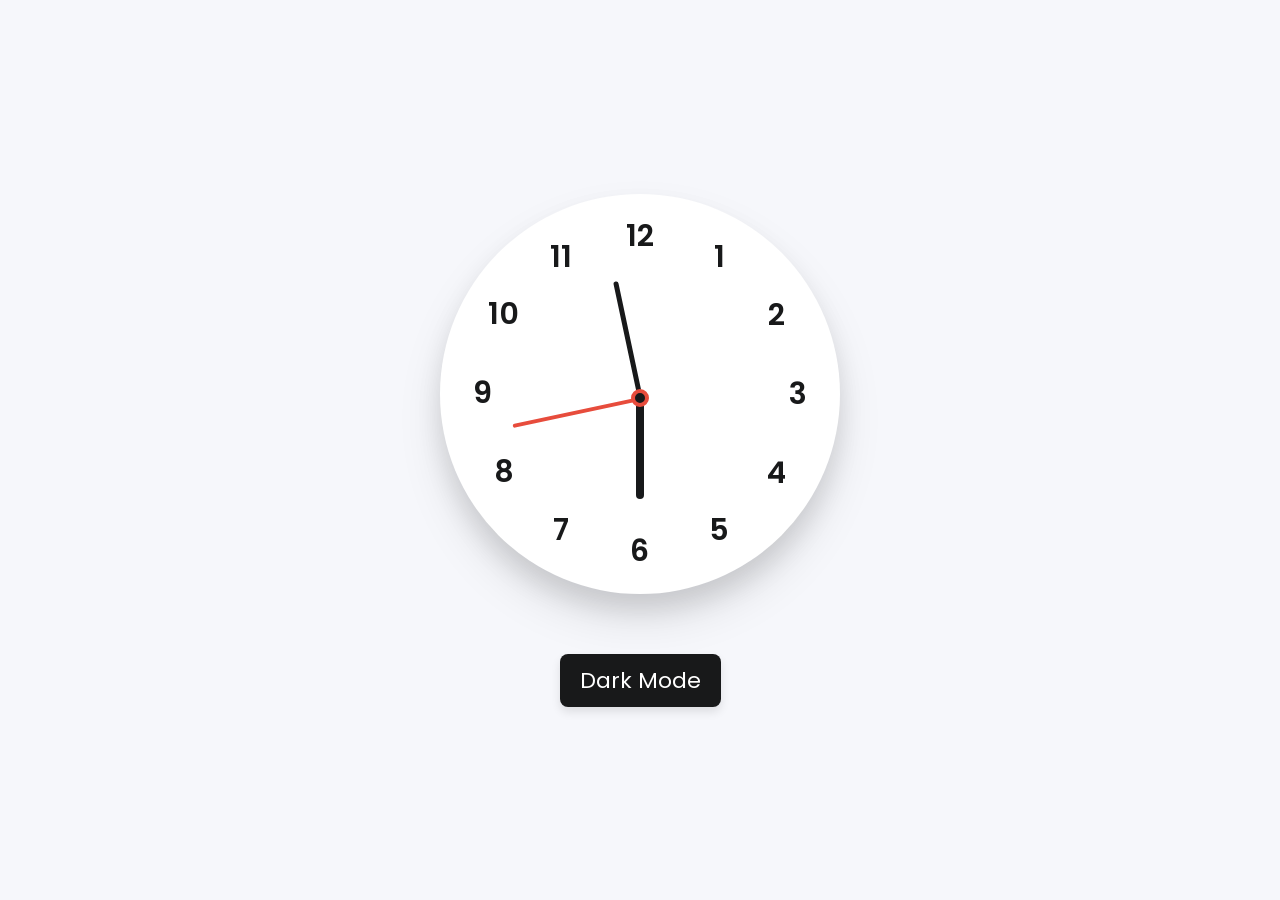
<file: Analog Clock/index.html>
<!DOCTYPE html>
<!-- Coding By CodingNepal - codingnepalweb.com -->
<html lang="en">
  <head>
    <meta charset="UTF-8" />
    <meta http-equiv="X-UA-Compatible" content="IE=edge" />
    <meta name="viewport" content="width=device-width, initial-scale=1.0" />
    <title>Analog Clock JavaScript</title>
    <link rel="stylesheet" href="style.css" />
    <script src="script.js" defer></script>
  </head>
  <body>
    <div class="container">
      <div class="clock">
        <label style="--i: 1"><span>1</span></label>
        <label style="--i: 2"><span>2</span></label>
        <label style="--i: 3"><span>3</span></label>
        <label style="--i: 4"><span>4</span></label>
        <label style="--i: 5"><span>5</span></label>
        <label style="--i: 6"><span>6</span></label>
        <label style="--i: 7"><span>7</span></label>
        <label style="--i: 8"><span>8</span></label>
        <label style="--i: 9"><span>9</span></label>
        <label style="--i: 10"><span>10</span></label>
        <label style="--i: 11"><span>11</span></label>
        <label style="--i: 12"><span>12</span></label>

        <div class="indicator">
          <span class="hand hour"></span>
          <span class="hand minute"></span>
          <span class="hand second"></span>
        </div>
      </div>

      <div class="mode-switch">Dark Mode</div>
    </div>
  </body>
</html>
</file>
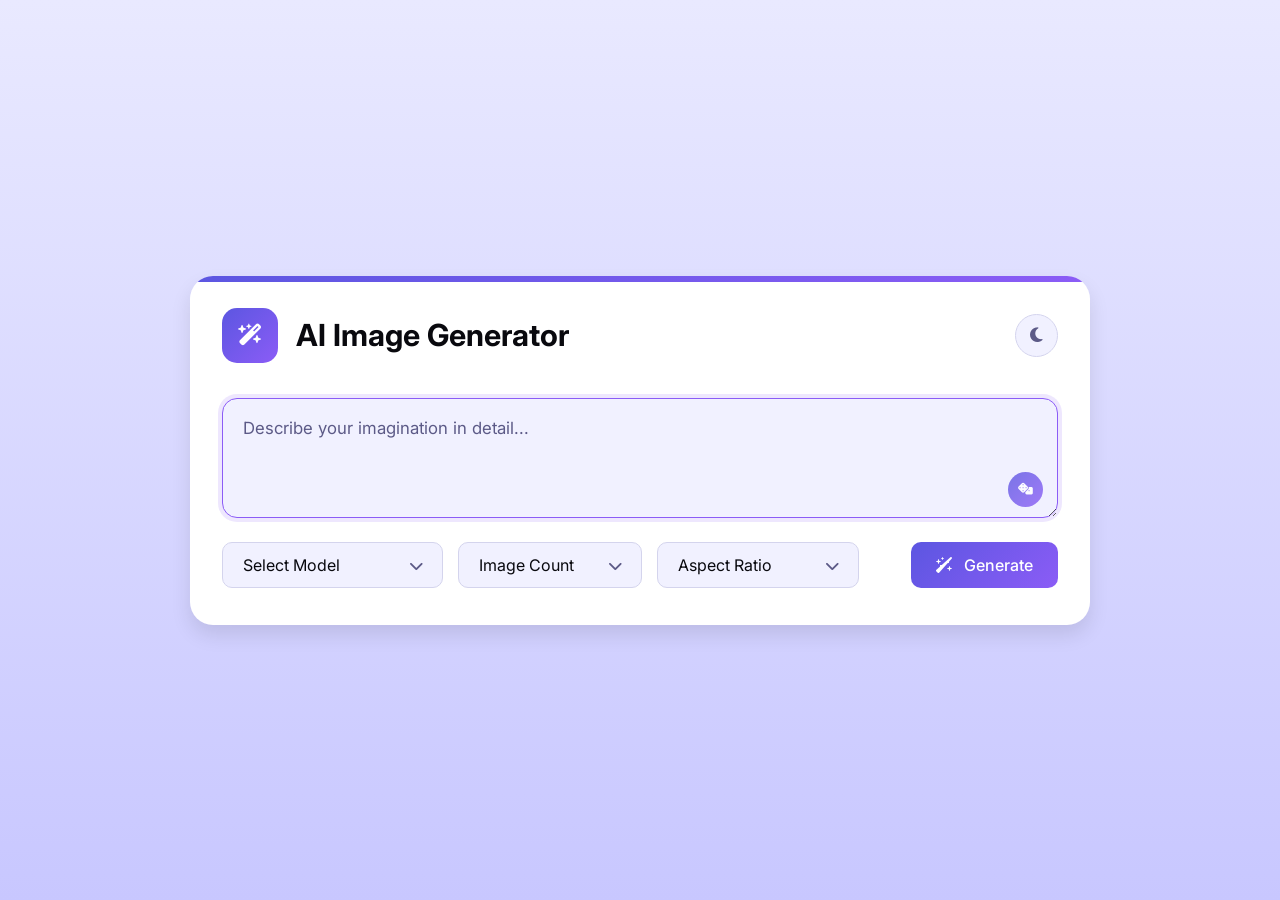
<file: Build AI Image Generator/index.html>
<!DOCTYPE html>
<!-- Coding By CodingNepal - youtube.com/@codingnepal -->
<html lang="en">
  <head>
    <meta charset="UTF-8" />
    <meta name="viewport" content="width=device-width, initial-scale=1.0" />
    <title>AI Image Generator | CodingNepal</title>
    <!-- Font Awesome for icons -->
    <link rel="stylesheet" href="https://cdnjs.cloudflare.com/ajax/libs/font-awesome/6.4.0/css/all.min.css" />
    <link rel="stylesheet" href="style.css" />
  </head>
  <body>
    <div class="container">
      <!-- Header -->
      <header class="header">
        <div class="logo-wrapper">
          <div class="logo">
            <i class="fa-solid fa-wand-magic-sparkles"></i>
          </div>
          <h1>AI Image Generator</h1>
        </div>

        <button class="theme-toggle">
          <i class="fa-solid fa-moon"></i>
        </button>
      </header>

      <div class="main-content">
        <form action="#" class="prompt-form">
          <!-- Prompt Textarea Container -->
          <div class="prompt-container">
            <textarea class="prompt-input" placeholder="Describe your imagination in detail..." spellcheck="false" autofocus required></textarea>
            <button type="button" class="prompt-btn" title="Get Random Prompt">
              <i class="fa-solid fa-dice"></i>
            </button>
          </div>

          <!-- Prompt Actions / Buttons -->
          <div class="prompt-actions">
            <div class="select-wrapper">
              <select class="custom-select" id="model-select" required>
                <option value="" selected disabled>Select Model</option>
                <option value="black-forest-labs/FLUX.1-dev">FLUX.1-dev</option>
                <option value="black-forest-labs/FLUX.1-schnell">FLUX.1-schnell</option>
                <option value="stabilityai/stable-diffusion-xl-base-1.0">Stable Diffusion XL</option>
                <option value="runwayml/stable-diffusion-v1-5">Stable Diffusion v1.5</option>
                <option value="stabilityai/stable-diffusion-3-medium-diffusers">Stable Diffusion 3</option>
              </select>
            </div>

            <div class="select-wrapper">
              <select class="custom-select" id="count-select" required>
                <option value="" selected disabled>Image Count</option>
                <option value="1">1 Image</option>
                <option value="2">2 Images</option>
                <option value="3">3 Images</option>
                <option value="4">4 Images</option>
              </select>
            </div>

            <div class="select-wrapper">
              <select class="custom-select" id="ratio-select" required>
                <option value="" selected disabled>Aspect Ratio</option>
                <option value="1/1">Square (1:1)</option>
                <option value="16/9">Landscape (16:9)</option>
                <option value="9/16">Portrait (9:16)</option>
              </select>
            </div>

            <button type="submit" class="generate-btn">
              <i class="fa-solid fa-wand-sparkles"></i>
              Generate
            </button>
          </div>
        </form>

        <!-- Result Gallery Grid -->
        <div class="gallery-grid"></div>
      </div>
    </div>

    <script src="script.js"></script>
  </body>
</html>
</file>
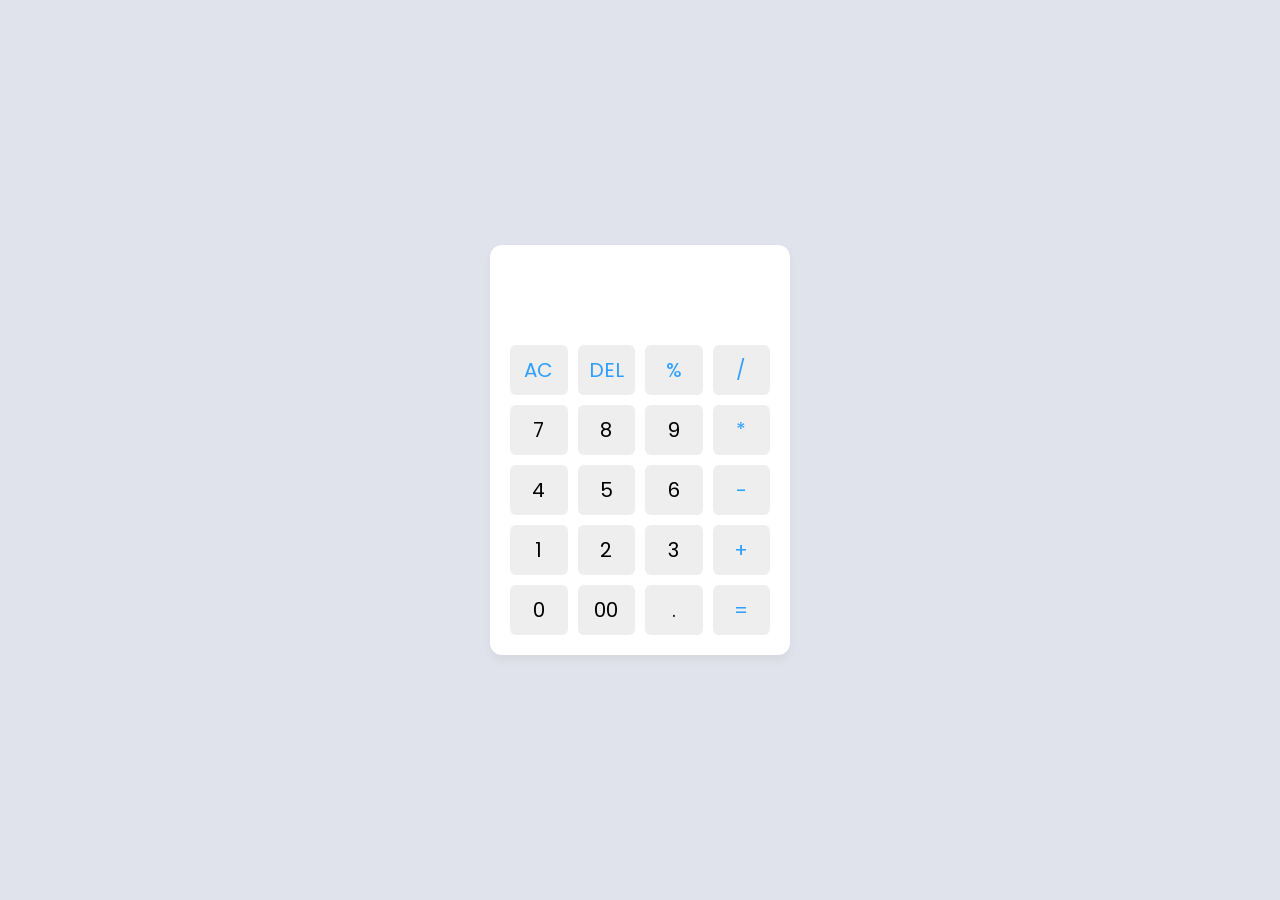
<file: Calculator/index.html>
<!DOCTYPE html>
<!-- Coding By CodingNepal - codingnepalweb.com -->
<html lang="en">
  <head>
    <meta charset="UTF-8" />
    <meta http-equiv="X-UA-Compatible" content="IE=edge" />
    <meta name="viewport" content="width=device-width, initial-scale=1.0" />
    <title>Calculator in HTML CSS & JavaScript</title>
    <link rel="stylesheet" href="style.css" />
  </head>
  <body>
    <div class="container">
      <input type="text" class="display" />

      <div class="buttons">
        <button class="operator" data-value="AC">AC</button>
        <button class="operator" data-value="DEL">DEL</button>
        <button class="operator" data-value="%">%</button>
        <button class="operator" data-value="/">/</button>

        <button data-value="7">7</button>
        <button data-value="8">8</button>
        <button data-value="9">9</button>
        <button class="operator" data-value="*">*</button>

        <button data-value="4">4</button>
        <button data-value="5">5</button>
        <button data-value="6">6</button>
        <button class="operator" data-value="-">-</button>

        <button data-value="1">1</button>
        <button data-value="2">2</button>
        <button data-value="3">3</button>
        <button class="operator" data-value="+">+</button>

        <button data-value="0">0</button>
        <button data-value="00">00</button>
        <button data-value=".">.</button>
        <button class="operator" data-value="=">=</button>
      </div>
    </div>

    <script src="script.js"></script>
  </body>
</html>
</file>
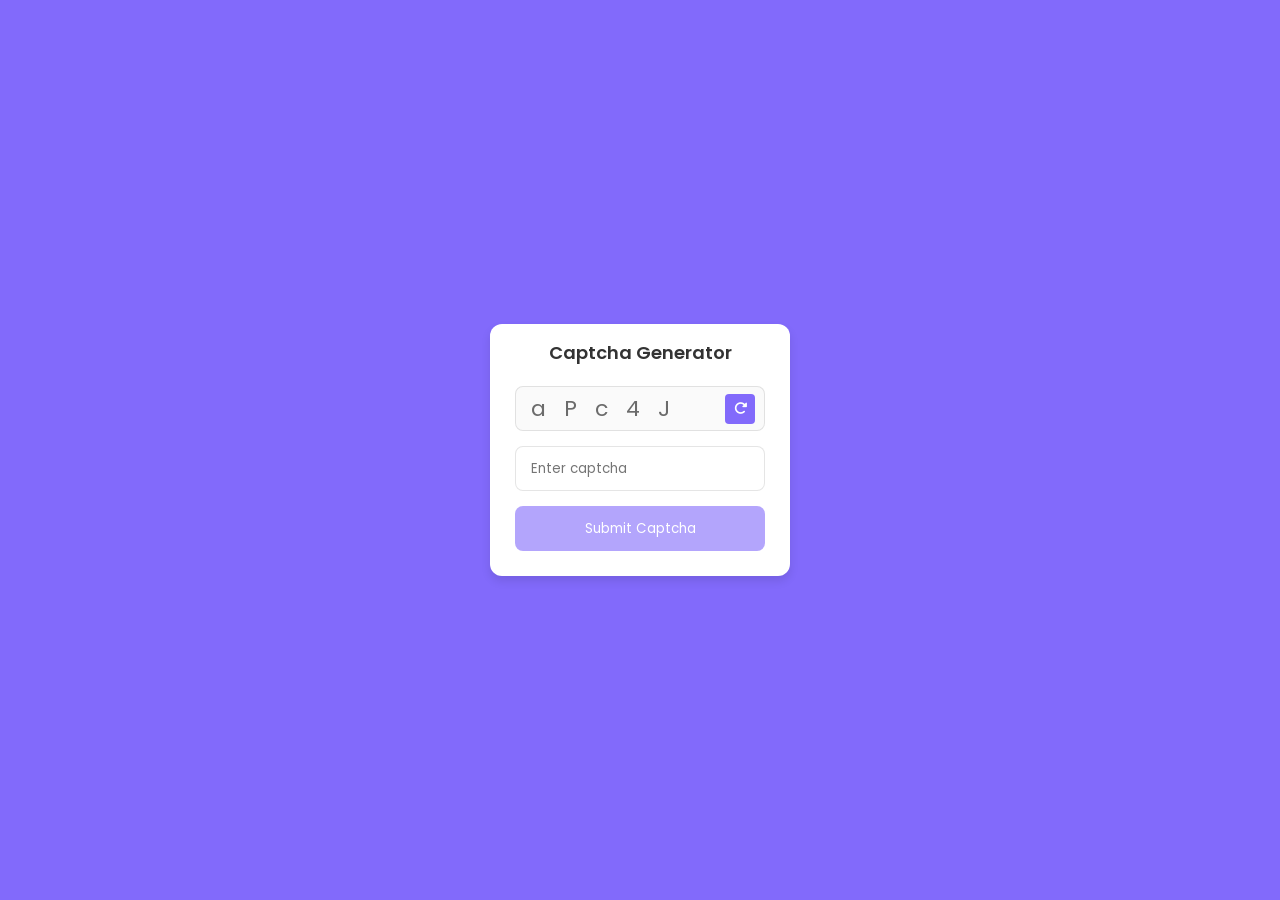
<file: Captcha Generator/index.html>
<!DOCTYPE html>
<!-- YouTube - CodingLab -->
<html lang="en">
  <head>
    <meta charset="UTF-8" />
    <meta http-equiv="X-UA-Compatible" content="IE=edge" />
    <meta name="viewport" content="width=device-width, initial-scale=1.0" />
    <title>Captcha Generator</title>
    <link rel="stylesheet" href="style.css" />
    <!-- Fontawesome CDN Link -->
    <link rel="stylesheet" href="https://cdnjs.cloudflare.com/ajax/libs/font-awesome/6.2.1/css/all.min.css" />
  </head>
  <body>
    <div class="container">
      <header>Captcha Generator</header>
      <div class="input_field captch_box">
        <input type="text" value="" disabled />
        <button class="refresh_button">
          <i class="fa-solid fa-rotate-right"></i>
        </button>
      </div>
      <div class="input_field captch_input">
        <input type="text" placeholder="Enter captcha" />
      </div>
      <div class="message">Entered captcha is correct</div>
      <div class="input_field button disabled">
        <button>Submit Captcha</button>
      </div>
    </div>

    <script src="script.js"></script>
  </body>
</html>
</file>
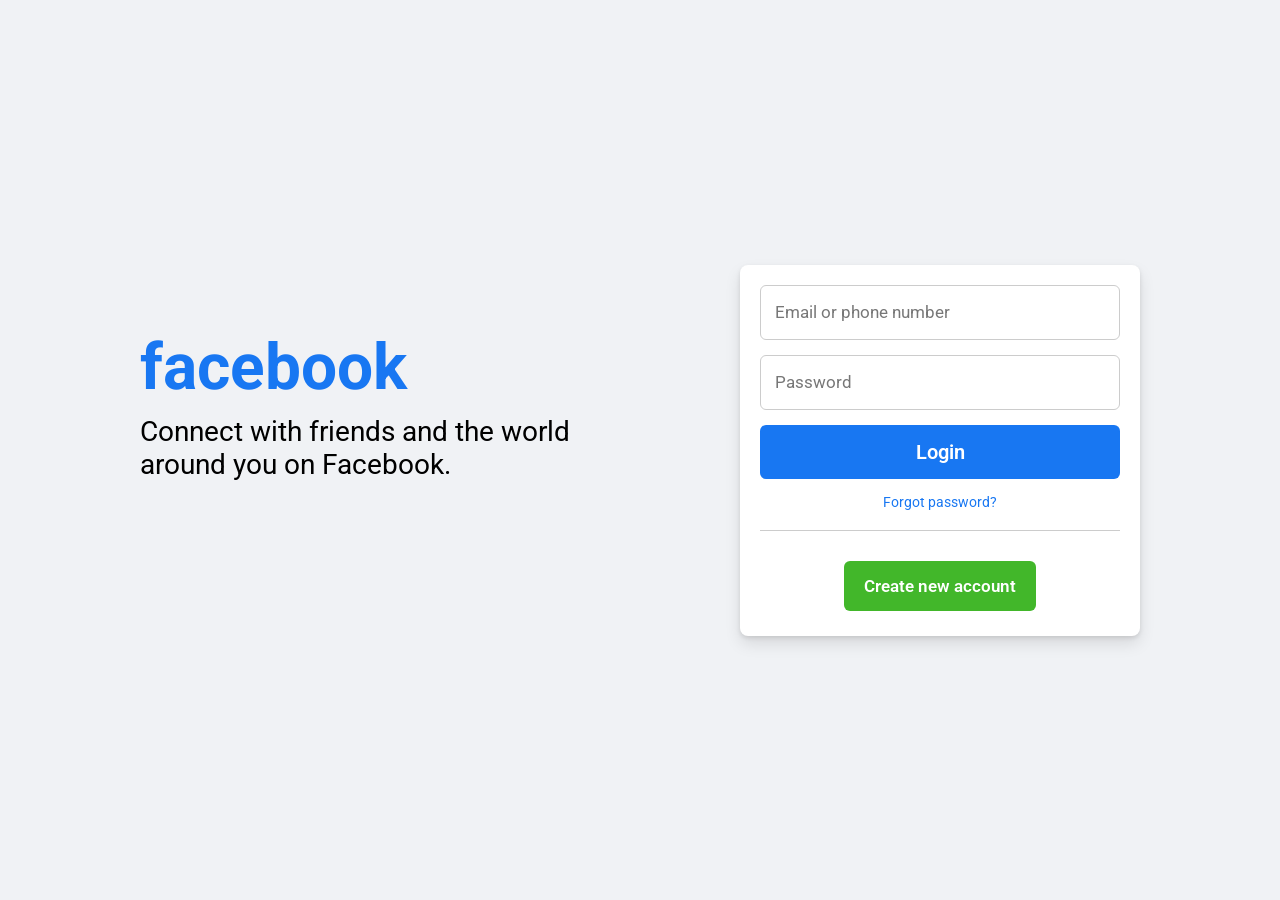
<file: Facebook Login Page/index.html>
<!DOCTYPE html>
<!-- Coding By CodingNepal - www.codingnepalweb.com -->
<html lang="en">
  <head>
    <meta charset="UTF-8">
    <meta name="viewport" content="width=device-width, initial-scale=1.0">
    <title>Facebook Login Page | CodingNepal</title>
    <link rel="stylesheet" href="style.css">
  </head>
  <body>
    <div class="container flex">
      <div class="facebook-page flex">
        <div class="text">
          <h1>facebook</h1>
          <p>Connect with friends and the world </p>
          <p> around you on Facebook.</p>
        </div>
        <form action="#">
          <input type="email" placeholder="Email or phone number" required>
          <input type="password" placeholder="Password" required>
          <div class="link">
            <button type="submit" class="login">Login</button>
            <a href="#" class="forgot">Forgot password?</a>
          </div>
          <hr>
          <div class="button">
            <a href="#">Create new account</a>
          </div>
        </form>
      </div>
    </div>
  </body>
</html>
</file>
<file: Analog Clock/style.css>
/* Import Google font - Poppins */
@import url("https://fonts.googleapis.com/css2?family=Poppins:wght@200;300;400;500;600;700&display=swap");
* {
  margin: 0;
  padding: 0;
  box-sizing: border-box;
  font-family: "Poppins", sans-serif;
}
:root {
  --primary-color: #f6f7fb;
  --white-color: #fff;
  --black-color: #18191a;
  --red-color: #e74c3c;
}
body {
  display: flex;
  min-height: 100vh;
  align-items: center;
  justify-content: center;
  background: var(--primary-color);
}
body.dark {
  --primary-color: #242526;
  --white-color: #18191a;
  --black-color: #fff;
  --red-color: #e74c3c;
}
.container {
  display: flex;
  flex-direction: column;
  align-items: center;
  gap: 60px;
}
.container .clock {
  display: flex;
  height: 400px;
  width: 400px;
  border-radius: 50%;
  align-items: center;
  justify-content: center;
  background: var(--white-color);
  box-shadow: 0 15px 25px rgba(0, 0, 0, 0.1), 0 25px 45px rgba(0, 0, 0, 0.1);
  position: relative;
}
.clock label {
  position: absolute;
  inset: 20px;
  text-align: center;
  transform: rotate(calc(var(--i) * (360deg / 12)));
}
.clock label span {
  display: inline-block;
  font-size: 30px;
  font-weight: 600;
  color: var(--black-color);
  transform: rotate(calc(var(--i) * (-360deg / 12)));
}
.container .indicator {
  position: absolute;
  height: 10px;
  width: 10px;
  display: flex;
  justify-content: center;
}
.indicator::before {
  content: "";
  position: absolute;
  height: 100%;
  width: 100%;
  border-radius: 50%;
  z-index: 100;
  background: var(--black-color);
  border: 4px solid var(--red-color);
}
.indicator .hand {
  position: absolute;
  height: 130px;
  width: 4px;
  bottom: 0;
  border-radius: 25px;
  transform-origin: bottom;
  background: var(--red-color);
}
.hand.minute {
  height: 120px;
  width: 5px;
  background: var(--black-color);
}
.hand.hour {
  height: 100px;
  width: 8px;
  background: var(--black-color);
}
.mode-switch {
  padding: 10px 20px;
  border-radius: 8px;
  font-size: 22px;
  font-weight: 400;
  display: inline-block;
  color: var(--white-color);
  background: var(--black-color);
  box-shadow: 0 5px 10px rgba(0, 0, 0, 0.1);
  cursor: pointer;
}
</file>
<file: Build AI Image Generator/style.css>
/* Importing Google Fonts - Inter */
@import url('https://fonts.googleapis.com/css2?family=Inter:opsz,wght@14..32,100..900&display=swap');

* {
  margin: 0;
  padding: 0;
  box-sizing: border-box;
  font-family: "Inter", sans-serif;
}

:root {
  --color-primary: #5C56E1;
  --color-primary-dark: #5b21b6;
  --color-accent: #8B5CF6;
  --color-card: #FFFFFF;
  --color-input: #F1F1FF;
  --color-text: #09090E;
  --color-placeholder: #5C5A87;
  --color-border: #D4D4ED;
  --color-gradient: linear-gradient(135deg, #5C56E1, #8B5CF6);
}

body.dark-theme {
  --color-card: #1E293B;
  --color-input: #141B2D;
  --color-text: #F3F4F6;
  --color-placeholder: #A3B6DC;
  --color-border: #334155;

  background: var(--color-card);
  background-image: radial-gradient(circle at 15% 50%, rgba(99, 102, 241, 0.15) 0%, transparent 35%), radial-gradient(circle at 85% 30%, rgba(139, 92, 246, 0.15) 0%, transparent 35%), radial-gradient(circle at 50% 80%, rgba(99, 102, 241, 0.1) 0%, transparent 40%);
}

body {
  display: flex;
  width: 100%;
  padding: 15px;
  align-items: center;
  justify-content: center;
  min-height: 100vh;
  color: var(--color-text);
  background-image: linear-gradient(#E9E9FF, #C8C7FF);
}

.container {
  width: 900px;
  padding: 32px;
  border-radius: 23px;
  position: relative;
  background: var(--color-card);
  box-shadow: 0 10px 20px 0 rgba(0, 0, 0, 0.1);
  transition: all 0.3s ease;
  overflow: hidden;
}

.container::before {
  content: "";
  position: absolute;
  top: 0;
  left: 0;
  width: 100%;
  height: 6px;
  background-image: var(--color-gradient);
}

body.dark-theme .container {
  border: 1px solid var(--color-border);
}

.header {
  display: flex;
  align-items: center;
  margin-bottom: 32px;
  justify-content: space-between;
}

.header .logo-wrapper {
  display: flex;
  gap: 18px;
  align-items: center;
}

.header .logo-wrapper .logo {
  height: 55px;
  width: 56px;
  display: flex;
  color: #fff;
  flex-shrink: 0;
  font-size: 1.35rem;
  align-items: center;
  border-radius: 15px;
  justify-content: center;
  background-image: var(--color-gradient);
}

.header .logo-wrapper h1 {
  font-size: 1.9rem;
  font-weight: 700;
}

.header .theme-toggle {
  height: 43px;
  width: 43px;
  display: flex;
  font-size: 1.05rem;
  cursor: pointer;
  flex-shrink: 0;
  align-items: center;
  justify-content: center;
  border-radius: 50%;
  color: var(--color-placeholder);
  background: var(--color-input);
  border: 1px solid var(--color-border);
  transition: all 0.3s ease;
}

.header .theme-toggle:hover {
  color: var(--color-primary);
  transform: translateY(-2px);
  box-shadow: 0 4px 6px -1px rgba(0, 0, 0, 0.1);
}

.main-content {
  margin: 35px 0 5px 0;
}

.prompt-container {
  position: relative;
  width: 100%;
  margin-bottom: 20px;
}

.prompt-container .prompt-input {
  width: 100%;
  line-height: 1.6;
  resize: vertical;
  font-size: 1.05rem;
  padding: 16px 20px;
  min-height: 120px;
  border-radius: 15px;
  color: var(--color-text);
  background: var(--color-input);
  border: 1px solid var(--color-border);
  transition: all 0.3s ease;
}

.prompt-container .prompt-input:focus {
  border-color: var(--color-accent);
  box-shadow: 0 0 0 4px rgba(139, 92, 246, 0.15);
  outline: none;
}

.prompt-container .prompt-input::placeholder {
  color: var(--color-placeholder);
}

.prompt-container .prompt-btn {
  position: absolute;
  right: 15px;
  bottom: 15px;
  height: 35px;
  width: 35px;
  display: flex;
  font-size: 0.75rem;
  align-items: center;
  justify-content: center;
  background: var(--color-gradient);
  color: #fff;
  border: none;
  border-radius: 50%;
  cursor: pointer;
  opacity: 0.8;
  transition: all 0.3s ease;
}

.prompt-container .prompt-btn:hover {
  opacity: 1 !important;
  transform: translateY(-2px);
  box-shadow: 0 4px 6px -1px rgba(0, 0, 0, 0.1);
}

.main-content .prompt-actions {
  display: grid;
  gap: 15px;
  grid-template-columns: 1.2fr 1fr 1.1fr 1fr;
}

.prompt-actions .select-wrapper {
  position: relative;
}

.prompt-actions .select-wrapper::after {
  content: "\f078";
  font-family: "Font Awesome 6 Free";
  font-weight: 900;
  position: absolute;
  right: 20px;
  top: 50%;
  padding-left: 7px;
  background: var(--color-input);
  transform: translateY(-50%);
  color: var(--color-placeholder);
  pointer-events: none;
  font-size: 0.9rem;
  transition: all 0.3s ease;
}

.prompt-actions :where(.custom-select, .generate-btn) {
  border-radius: 10px;
  cursor: pointer;
  font-size: 1rem;
  padding: 12px 20px;
  color: var(--color-text);
  background: var(--color-input);
  border: 1px solid var(--color-border);
  transition: all 0.3s ease;
}

.prompt-actions .select-wrapper .custom-select {
  width: 100%;
  outline: none;
  height: 100%;
  appearance: none;
}

.prompt-actions .custom-select:is(:focus, :hover) {
  border-color: var(--color-accent);
  box-shadow: 0 0 0 3px rgba(139, 92, 246, 0.1);
}

.prompt-actions .generate-btn {
  display: flex;
  gap: 12px;
  font-weight: 500;
  border: none;
  color: #fff;
  margin-left: auto;
  align-items: center;
  justify-content: center;
  padding: 12px 25px;
  background-image: var(--color-gradient);
}

.prompt-actions .generate-btn:hover {
  transform: translateY(-2px);
  box-shadow: 0 4px 10px rgba(109, 40, 217, 0.3);
}

.prompt-actions .generate-btn:disabled {
  opacity: 0.6;
  pointer-events: none;
}

.main-content .gallery-grid {
  display: grid;
  gap: 15px;
  grid-template-columns: repeat(auto-fill, minmax(180px, 1fr));
}

.main-content .gallery-grid:has(.img-card) {
  margin-top: 30px;
}

.gallery-grid .img-card {
  display: flex;
  flex-direction: column;
  align-items: center;
  justify-content: center;
  position: relative;
  overflow: hidden;
  border-radius: 16px;
  opacity: 0;
  transform: translateY(20px);
  transition: all 0.5s ease;
  background: var(--color-input);
  border: 1px solid var(--color-border);
  box-shadow: 0 1px 2px rgba(0, 0, 0, 0.05);
}

.gallery-grid .img-card.animate-in {
  opacity: 1;
  transform: translateY(0);
}

.gallery-grid .img-card:not(.loading, .error):hover {
  transform: translateY(-5px);
  box-shadow: 0 10px 15px -3px rgba(0, 0, 0, 0.1);
}

.gallery-grid .img-card.loading .spinner {
  width: 35px;
  height: 35px;
  border-radius: 50%;
  border: 3px solid var(--color-border);
  border-top-color: var(--color-primary);
  animation: spin 1s linear infinite;
}

@keyframes spin {
  to {
    transform: rotate(360deg);
  }
}

.gallery-grid .img-card .status-container {
  display: none;
  gap: 13px;
  padding: 15px;
  align-items: center;
  flex-direction: column;
}

.gallery-grid .img-card:where(.loading, .error) .status-container {
  display: flex;
}

.gallery-grid .img-card.error .spinner,
.gallery-grid .img-card.loading i {
  display: none;
}

.gallery-grid .img-card .status-container .status-text {
  font-size: 0.85rem;
  text-align: center;
  color: var(--color-placeholder);
}

.gallery-grid .img-card .status-container i {
  font-size: 1.7rem;
  color: #ef4444;
}

.gallery-grid .img-card .result-img {
  width: 100%;
  height: 100%;
  object-fit: cover;
  transition: all 0.3s ease;
}

.gallery-grid .img-card .img-overlay {
  position: absolute;
  bottom: 0;
  left: 0;
  right: 0;
  padding: 20px;
  opacity: 0;
  display: flex;
  justify-content: flex-end;
  transition: all 0.3s ease;
  background: linear-gradient(transparent, rgba(0, 0, 0, 0.8));
}

.gallery-grid .img-card:hover .img-overlay {
  opacity: 1;
}

.gallery-grid .img-card:where(.loading, .error) :is(.result-img, .img-overlay) {
  display: none;
}

.gallery-grid .img-card .img-download-btn {
  height: 45px;
  width: 45px;
  display: flex;
  align-items: center;
  justify-content: center;
  border: none;
  color: #fff;
  cursor: pointer;
  backdrop-filter: blur(5px);
  border-radius: 50%;
  background: rgba(255, 255, 255, 0.25);
  transition: all 0.3s ease;
}

.gallery-grid .img-card .img-download-btn:hover {
  background: rgba(255, 255, 255, 0.4);
  transform: scale(1.05);
}

/* Responsive media query code for small screens */
@media (max-width: 768px) {
  .container {
    padding: 18px;
  }

  .header .logo-wrapper .logo {
    height: 50px;
    width: 51px;
    font-size: 1.25rem;
  }

  .header .logo-wrapper h1 {
    font-size: 1.7rem;
  }

  .main-content .prompt-actions {
    grid-template-columns: 1fr;
    margin-top: -10px;
  }

  .prompt-actions .generate-btn {
    margin: 10px 0 0;
  }

  .gallery-grid .img-card .img-overlay {
    opacity: 1;
  }
}
</file>
<file: Calculator/style.css>
/* Import Google font - Poppins */
@import url("https://fonts.googleapis.com/css2?family=Poppins:wght@300;400;500;600;700&display=swap");
* {
  margin: 0;
  padding: 0;
  box-sizing: border-box;
  font-family: "Poppins", sans-serif;
}
body {
  height: 100vh;
  display: flex;
  align-items: center;
  justify-content: center;
  background: #e0e3eb;
}
.container {
  position: relative;
  max-width: 300px;
  width: 100%;
  border-radius: 12px;
  padding: 10px 20px 20px;
  background: #fff;
  box-shadow: 0 5px 10px rgba(0, 0, 0, 0.05);
}
.display {
  height: 80px;
  width: 100%;
  outline: none;
  border: none;
  text-align: right;
  margin-bottom: 10px;
  font-size: 25px;
  color: #000e1a;
  pointer-events: none;
}
.buttons {
  display: grid;
  grid-gap: 10px;
  grid-template-columns: repeat(4, 1fr);
}
.buttons button {
  padding: 10px;
  border-radius: 6px;
  border: none;
  font-size: 20px;
  cursor: pointer;
  background-color: #eee;
}
.buttons button:active {
  transform: scale(0.99);
}
.operator {
  color: #2f9fff;
}
</file>
<file: Captcha Generator/style.css>
/* Import Google font - Poppins */
@import url("https://fonts.googleapis.com/css2?family=Poppins:wght@200;300;400;500;600;700&display=swap");
* {
  margin: 0;
  padding: 0;
  box-sizing: border-box;
  font-family: "Poppins", sans-serif;
}
body {
  height: 100vh;
  display: flex;
  align-items: center;
  justify-content: center;
  background: #826afb;
}
.container {
  position: relative;
  max-width: 300px;
  width: 100%;
  border-radius: 12px;
  padding: 15px 25px 25px;
  background: #fff;
  box-shadow: 0 5px 10px rgba(0, 0, 0, 0.1);
}
header {
  color: #333;
  margin-bottom: 20px;
  font-size: 18px;
  font-weight: 600;
  text-align: center;
}
.input_field {
  position: relative;
  height: 45px;
  margin-top: 15px;
  width: 100%;
}
.refresh_button {
  position: absolute;
  top: 50%;
  right: 10px;
  transform: translateY(-50%);
  background: #826afb;
  height: 30px;
  width: 30px;
  border: none;
  border-radius: 4px;
  color: #fff;
  cursor: pointer;
}
.refresh_button:active {
  transform: translateY(-50%) scale(0.98);
}
.input_field input,
.button button {
  height: 100%;
  width: 100%;
  outline: none;
  border: none;
  border-radius: 8px;
}
.input_field input {
  padding: 0 15px;
  border: 1px solid rgba(0, 0, 0, 0.1);
}
.captch_box input {
  color: #6b6b6b;
  font-size: 22px;
  pointer-events: none;
}
.captch_input input:focus {
  box-shadow: 0 1px 1px rgba(0, 0, 0, 0.08);
}
.message {
  font-size: 14px;
  margin: 14px 0;
  color: #826afb;
  display: none;
}
.message.active {
  display: block;
}
.button button {
  background: #826afb;
  color: #fff;
  cursor: pointer;
  user-select: none;
}
.button button:active {
  transform: scale(0.99);
}
.button.disabled {
  opacity: 0.6;
  pointer-events: none;
}
</file>
<file: Facebook Login Page/style.css>
@import url('https://fonts.googleapis.com/css2?family=Roboto:wght@300;400;500;700&display=swap');

* {
  margin: 0;
  padding: 0;
  box-sizing: border-box;
  font-family: 'Roboto', sans-serif;
}

.flex {
  display: flex;
  align-items: center;
}

.container {
  padding: 0 15px;
  min-height: 100vh;
  justify-content: center;
  background: #f0f2f5;
}

.facebook-page {
  justify-content: space-between;
  max-width: 1000px;
  width: 100%;
}

.facebook-page .text {
  margin-bottom: 90px;
}

.facebook-page h1 {
  color: #1877f2;
  font-size: 4rem;
  margin-bottom: 10px;
}

.facebook-page p {
  font-size: 1.75rem;
  white-space: nowrap;
}

form {
  display: flex;
  flex-direction: column;
  background: #fff;
  border-radius: 8px;
  padding: 20px;
  box-shadow: 0 2px 4px rgba(0, 0, 0, 0.1),
    0 8px 16px rgba(0, 0, 0, 0.1);
  max-width: 400px;
  width: 100%;
}

form input {
  height: 55px;
  width: 100%;
  border: 1px solid #ccc;
  border-radius: 6px;
  margin-bottom: 15px;
  font-size: 1rem;
  padding: 0 14px;
}

form input:focus {
  outline: none;
  border-color: #1877f2;
}

::placeholder {
  color: #777;
  font-size: 1.063rem;
}

.link {
  display: flex;
  flex-direction: column;
  text-align: center;
  gap: 15px;
}

.link .login {
  border: none;
  outline: none;
  cursor: pointer;
  background: #1877f2;
  padding: 15px 0;
  border-radius: 6px;
  color: #fff;
  font-size: 1.25rem;
  font-weight: 600;
  transition: 0.2s ease;
}

.link .login:hover {
  background: #0d65d9;
}

form a {
  text-decoration: none;
}

.link .forgot {
  color: #1877f2;
  font-size: 0.875rem;
}

.link .forgot:hover {
  text-decoration: underline;
}

hr {
  border: none;
  height: 1px;
  background-color: #ccc;
  margin-bottom: 20px;
  margin-top: 20px;
}

.button {
  margin-top: 25px;
  text-align: center;
  margin-bottom: 20px;
}

.button a {
  padding: 15px 20px;
  background: #42b72a;
  border-radius: 6px;
  color: #fff;
  font-size: 1.063rem;
  font-weight: 600;
  transition: 0.2s ease;
}

.button a:hover {
  background: #3ba626;
}

@media (max-width: 900px) {
  .facebook-page {
    flex-direction: column;
    text-align: center;
  }

  .facebook-page .text {
    margin-bottom: 30px;
  }
}

@media (max-width: 460px) {
  .facebook-page h1 {
    font-size: 3.5rem;
  }

  .facebook-page p {
    font-size: 1.3rem;
  }

  form {
    padding: 15px;
  }
}
</file>
